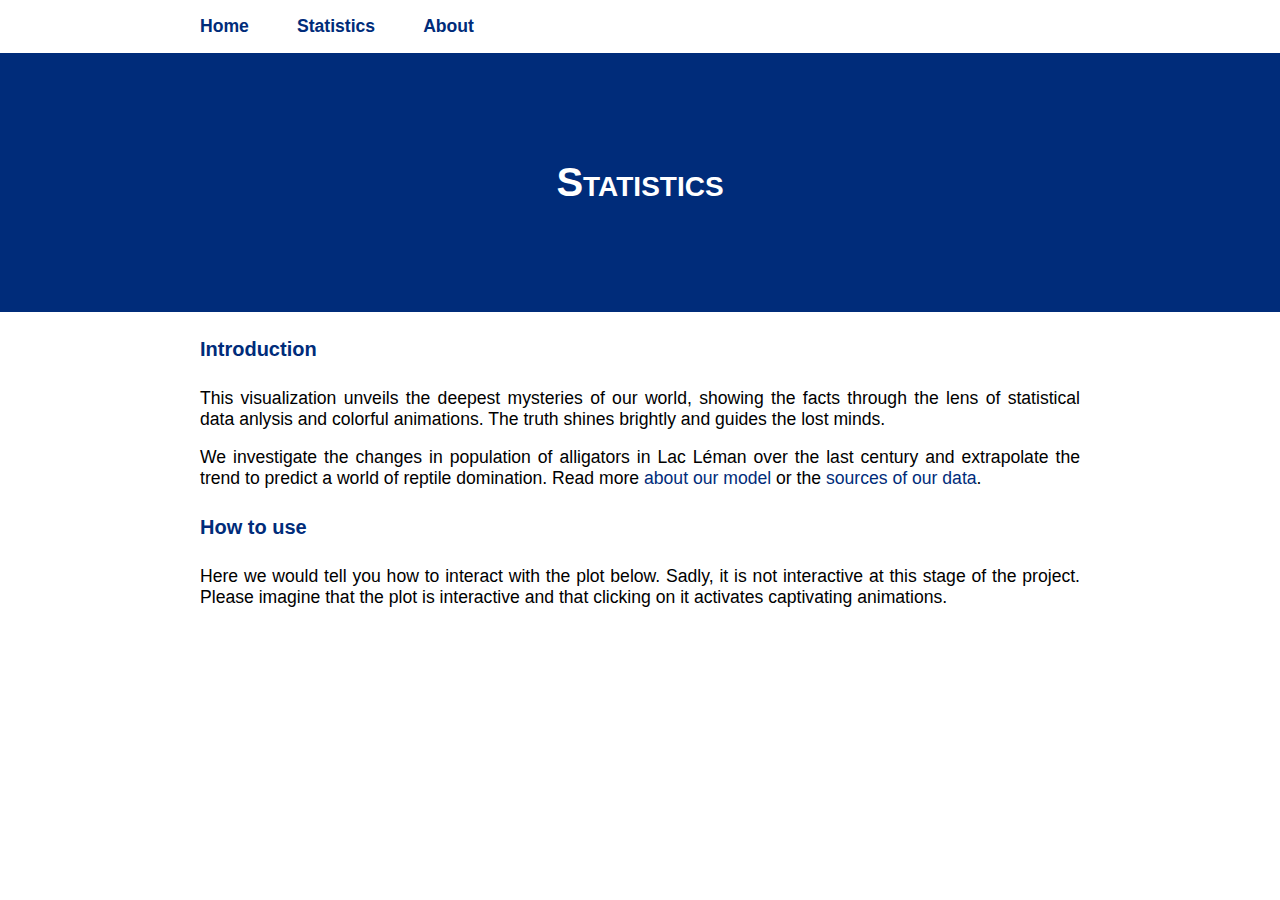
<file: statistics.html>
<!DOCTYPE html>
<html>
  <head>
    <meta charset="utf-8" />
    <meta http-equiv="content-type" content="text/html; charset=utf-8" />
    <meta name="viewport" content="width=device-width, initial-scale=1.0" />

    <title>Statistics</title>
    <meta name="description" content="Welcome to Data Visualization" />
    <meta name="author" content="K Lis" />

    <link rel="stylesheet" href="style.css" />
  </head>
  <body>
    <nav>
      <ul class="width-limited">
        <li><a href="home.html">Home</a></li>
        <li><a href="statistics.html">Statistics</a></li>
        <li><a href="about.html">About</a></li>
      </ul>
    </nav>

    <header class="title-row">
      <h1>Statistics</h1>
    </header>

    <main class="width-limited">
      <h4>Introduction</h4>
      <p>
        This visualization unveils the deepest mysteries of our world, showing
        the facts through the lens of statistical data anlysis and colorful
        animations. The truth shines brightly and guides the lost minds.
      </p>
      <p>
        We investigate the changes in population of alligators in Lac Léman over
        the last century and extrapolate the trend to predict a world of reptile
        domination. Read more <a href="description.html">about our model</a> or
        the <a href="data.html">sources of our data</a>.
      </p>

      <h4>How to use</h4>
      <p>
        Here we would tell you how to interact with the plot below. Sadly, it is
        not interactive at this stage of the project. Please imagine that the
        plot is interactive and that clicking on it activates captivating
        animations.
      </p>
    </main>
  </body>
</html>
</file>
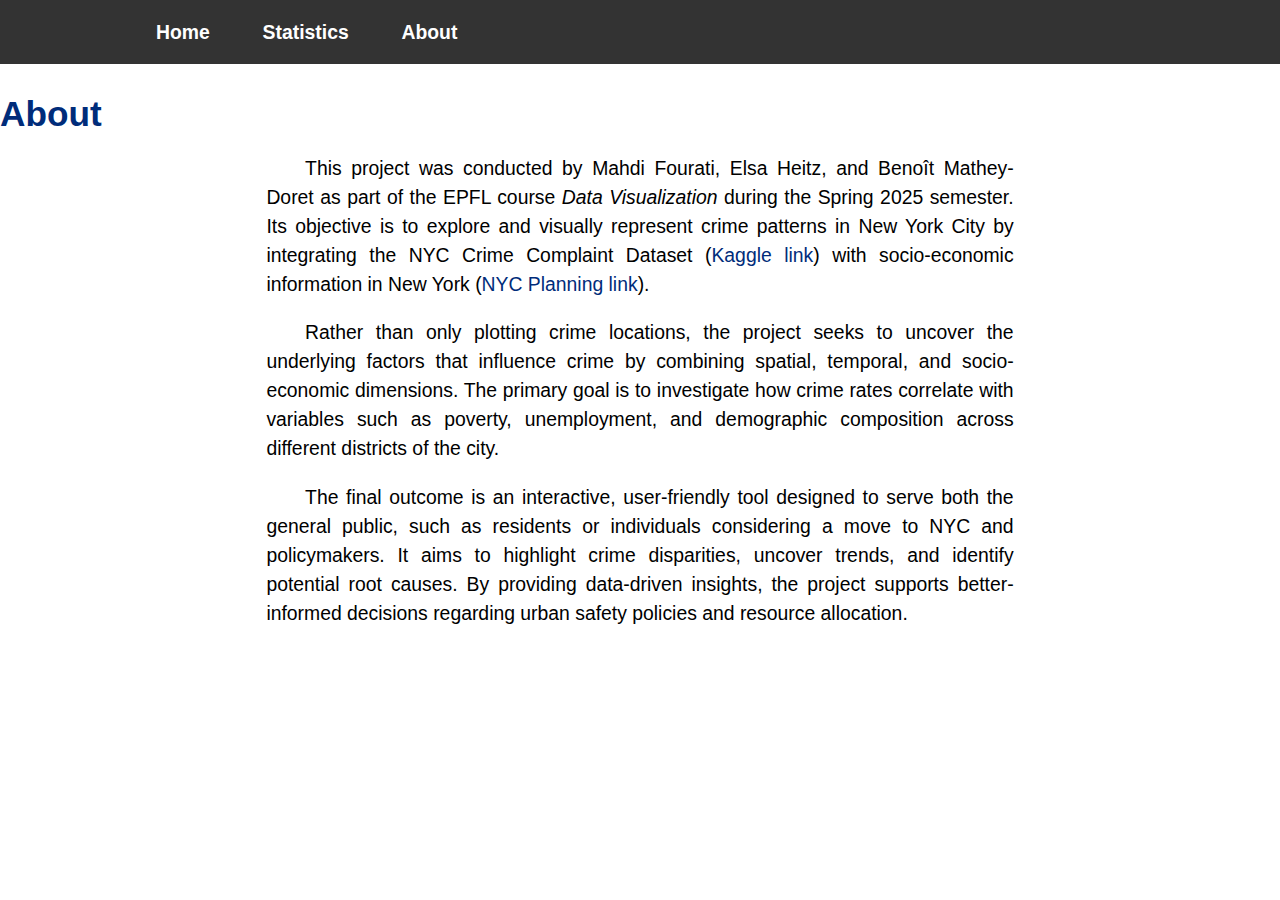
<file: html/about.html>
<!DOCTYPE html>
<html>
  <head>
    <meta charset="utf-8" />
    <meta http-equiv="content-type" content="about/html; charset=utf-8" />
    <meta name="viewport" content="width=device-width, initial-scale=1.0" />

    <title>NYC Crime Map</title>
    <meta name="description" content="about" />
    <meta name="author" content="BluePink" />

    <link rel="stylesheet" href="../styles/about.css" />
    <link rel="stylesheet" href="../styles/style.css" />
  </head>
  <body>
    <nav>
      <ul class="width-limited">
        <li><a href="../index.html">Home</a></li>
        <li><a href="statistics.html">Statistics</a></li>
        <li><a href="about.html">About</a></li>
      </ul>
    </nav>

    <header class="title-row">
      <h1>About</h1>
    </header>
    <div class="content-wrapper">
      <p>
        This project was conducted by Mahdi Fourati, Elsa Heitz, and Benoît
        Mathey-Doret as part of the EPFL course
        <em>Data Visualization</em> during the Spring 2025 semester. Its
        objective is to explore and visually represent crime patterns in New
        York City by integrating the NYC Crime Complaint Dataset (<a
          href="https://www.kaggle.com/datasets/aniket0712/nypd-complaint-data-historic?resource=download"
          >Kaggle link</a
        >) with socio-economic information in New York (<a
          href="https://www.nyc.gov/site/planning/data-maps/open-data/districts-download-metadata.page"
          >NYC Planning link</a
        >).
      </p>

      <p>
        Rather than only plotting crime locations, the project seeks to uncover
        the underlying factors that influence crime by combining spatial,
        temporal, and socio-economic dimensions. The primary goal is to
        investigate how crime rates correlate with variables such as poverty,
        unemployment, and demographic composition across different districts of
        the city.
      </p>

      <p>
        The final outcome is an interactive, user-friendly tool designed to
        serve both the general public, such as residents or individuals
        considering a move to NYC and policymakers. It aims to highlight crime
        disparities, uncover trends, and identify potential root causes. By
        providing data-driven insights, the project supports better-informed
        decisions regarding urban safety policies and resource allocation.
      </p>
    </div>
    
  </body>
</html>
</file>
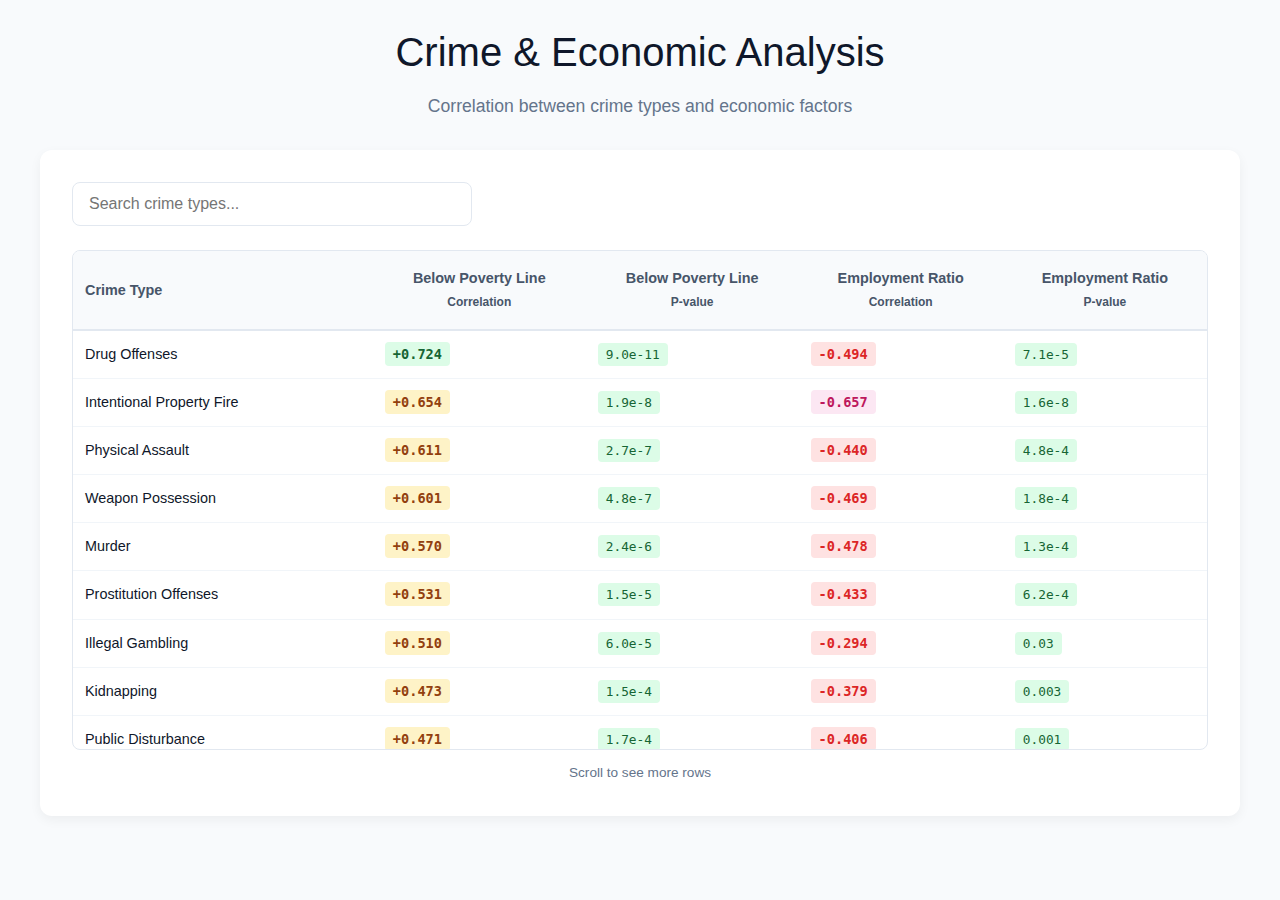
<file: html/crimes_correlation.html>
<!DOCTYPE html>
<html lang="en">
  <head>
    <meta charset="UTF-8" />
    <meta name="viewport" content="width=device-width, initial-scale=1.0" />
    <title>Crime & Economic Factors Analysis</title>
    <style>
      * {
        margin: 0;
        padding: 0;
        box-sizing: border-box;
      }

      body {
        font-family: -apple-system, BlinkMacSystemFont, "Segoe UI", Roboto,
          sans-serif;
        background: #f8fafc;
        color: #1e293b;
        line-height: 1.6;
        padding: 20px;
        min-height: 100vh;
      }

      .container {
        max-width: 1200px;
        margin: 0 auto;
        width: 100%;
      }

      .header {
        text-align: center;
        margin-bottom: 30px;
      }

      .header h1 {
        font-size: 2.5rem;
        font-weight: 300;
        color: #0f172a;
        margin-bottom: 8px;
      }

      .header p {
        font-size: 1.1rem;
        color: #64748b;
      }

      .table-container {
        background: white;
        border-radius: 12px;
        padding: 32px;
        box-shadow: 0 4px 12px rgba(0, 0, 0, 0.05);
        width: 100%;
      }

      .search-box {
        width: 100%;
        max-width: 400px;
        padding: 12px 16px;
        border: 1px solid #e2e8f0;
        border-radius: 8px;
        font-size: 1rem;
        margin-bottom: 24px;
        background: #fff;
      }

      .search-box:focus {
        outline: none;
        border-color: #3b82f6;
        box-shadow: 0 0 0 3px rgba(59, 130, 246, 0.1);
      }

      .table-wrapper {
        height: 500px;
        overflow-y: auto;
        border: 1px solid #e2e8f0;
        border-radius: 8px;
        position: relative;
      }

      .table-wrapper::-webkit-scrollbar {
        width: 8px;
      }

      .table-wrapper::-webkit-scrollbar-track {
        background: #f1f5f9;
        border-radius: 4px;
      }

      .table-wrapper::-webkit-scrollbar-thumb {
        background: #cbd5e1;
        border-radius: 4px;
      }

      .table-wrapper::-webkit-scrollbar-thumb:hover {
        background: #94a3b8;
      }

      table {
        width: 100%;
        border-collapse: collapse;
        font-size: 0.9rem;
      }

      th {
        background: #f8fafc;
        padding: 16px 12px;
        text-align: left;
        font-weight: 600;
        color: #475569;
        border-bottom: 2px solid #e2e8f0;
        position: sticky;
        top: 0;
        z-index: 10;
      }

      th.center {
        text-align: center;
      }

      td {
        padding: 12px;
        border-bottom: 1px solid #f1f5f9;
      }

      tr:hover {
        background: #f8fafc;
      }

      .crime-name {
        font-weight: 500;
        color: #0f172a;
      }

      .correlation-value {
        font-family: "SF Mono", Monaco, monospace;
        font-weight: 600;
        text-align: center;
        padding: 4px 8px;
        border-radius: 4px;
        font-size: 0.85rem;
      }

      .p-value {
        font-family: "SF Mono", Monaco, monospace;
        font-size: 0.8rem;
        text-align: center;
        padding: 4px 8px;
        border-radius: 4px;
      }

      .significant {
        background: #dcfce7;
        color: #166534;
      }

      .not-significant {
        color: #64748b;
      }

      .strong-pos {
        background: #dcfce7;
        color: #166534;
      }
      .moderate-pos {
        background: #fef3c7;
        color: #92400e;
      }
      .weak-pos {
        background: #dbeafe;
        color: #1e40af;
      }
      .weak-neg {
        background: #fee2e2;
        color: #dc2626;
      }
      .moderate-neg {
        background: #fce7f3;
        color: #be185d;
      }

      .hidden {
        display: none;
      }

      .scroll-indicator {
        text-align: center;
        color: #64748b;
        font-size: 0.85rem;
        margin-top: 12px;
        display: none;
      }

      .scroll-indicator.show {
        display: block;
      }

      @media (max-width: 768px) {
        body {
          padding: 10px;
        }
        
        .header h1 {
          font-size: 2rem;
        }

        .table-container {
          padding: 20px;
        }

        .table-wrapper {
          height: 400px;
        }

        table {
          font-size: 0.8rem;
        }

        th,
        td {
          padding: 8px 6px;
        }
      }
    </style>
  </head>
  <body>
    <div class="container">
      <header class="header">
        <h1>Crime & Economic Analysis</h1>
        <p>Correlation between crime types and economic factors</p>
      </header>

      <div class="table-container">
        <input
          type="text"
          class="search-box"
          id="searchInput"
          placeholder="Search crime types..."
        />

        <div class="table-wrapper" id="tableWrapper">
          <table>
            <thead>
              <tr>
                <th>Crime Type</th>
                <th class="center">
                  Below Poverty Line<br /><small>Correlation</small>
                </th>
                <th class="center">
                  Below Poverty Line<br /><small>P-value</small>
                </th>
                <th class="center">
                  Employment Ratio<br /><small>Correlation</small>
                </th>
                <th class="center">
                  Employment Ratio<br /><small>P-value</small>
                </th>
              </tr>
            </thead>
            <tbody id="correlationTable">
              <!-- Data populated by JavaScript -->
            </tbody>
          </table>
        </div>

        <div class="scroll-indicator" id="scrollIndicator">
          Scroll to see more rows
        </div>
      </div>
    </div>

    <script>
      const rawData = [
        {
          crime: "Drug Offenses",
          fpl_corr: 0.724223,
          fpl_p: 9.00763e-11,
          fpl_sig: true,
          emp_corr: -0.493715,
          emp_p: 7.079866e-5,
          emp_sig: true,
        },
        {
          crime: "Intentional Property Fire",
          fpl_corr: 0.654366,
          fpl_p: 1.898863e-8,
          fpl_sig: true,
          emp_corr: -0.657263,
          emp_p: 1.563877e-8,
          emp_sig: true,
        },
        {
          crime: "Physical Assault",
          fpl_corr: 0.61108,
          fpl_p: 2.74323e-7,
          fpl_sig: true,
          emp_corr: -0.440341,
          emp_p: 4.828289e-4,
          emp_sig: true,
        },
        {
          crime: "Weapon Possession",
          fpl_corr: 0.600946,
          fpl_p: 4.844139e-7,
          fpl_sig: true,
          emp_corr: -0.46941,
          emp_p: 1.764807e-4,
          emp_sig: true,
        },
        {
          crime: "Murder",
          fpl_corr: 0.570107,
          fpl_p: 2.436334e-6,
          fpl_sig: true,
          emp_corr: -0.477912,
          emp_p: 1.292133e-4,
          emp_sig: true,
        },
        {
          crime: "Prostitution Offenses",
          fpl_corr: 0.530647,
          fpl_p: 1.537558e-5,
          fpl_sig: true,
          emp_corr: -0.432785,
          emp_p: 6.182656e-4,
          emp_sig: true,
        },
        {
          crime: "Illegal Gambling",
          fpl_corr: 0.509599,
          fpl_p: 6.036147e-5,
          fpl_sig: true,
          emp_corr: -0.294142,
          emp_p: 2.777569e-2,
          emp_sig: true,
        },
        {
          crime: "Kidnapping",
          fpl_corr: 0.4734,
          fpl_p: 1.526193e-4,
          fpl_sig: true,
          emp_corr: -0.378868,
          emp_p: 3.085968e-3,
          emp_sig: true,
        },
        {
          crime: "Public Disturbance",
          fpl_corr: 0.470652,
          fpl_p: 1.687093e-4,
          fpl_sig: true,
          emp_corr: -0.405892,
          emp_p: 1.425119e-3,
          emp_sig: true,
        },
        {
          crime: "Rape",
          fpl_corr: 0.452455,
          fpl_p: 3.626865e-4,
          fpl_sig: true,
          emp_corr: -0.256781,
          emp_p: 5.168173e-2,
          emp_sig: false,
        },
        {
          crime: "Verbal or Physical Harassment",
          fpl_corr: 0.371527,
          fpl_p: 3.765455e-3,
          fpl_sig: true,
          emp_corr: -0.34415,
          emp_p: 7.608369e-3,
          emp_sig: true,
        },
        {
          crime: "Vandalism",
          fpl_corr: 0.353239,
          fpl_p: 6.063872e-3,
          fpl_sig: true,
          emp_corr: -0.346548,
          emp_p: 7.170868e-3,
          emp_sig: true,
        },
        {
          crime: "Breaking & Entering",
          fpl_corr: 0.350571,
          fpl_p: 6.485931e-3,
          fpl_sig: true,
          emp_corr: -0.105155,
          emp_p: 4.279934e-1,
          emp_sig: false,
        },
        {
          crime: "Negligent Homicide",
          fpl_corr: 0.304605,
          fpl_p: 1.899169e-2,
          fpl_sig: true,
          emp_corr: -0.28012,
          emp_p: 3.164788e-2,
          emp_sig: true,
        },
        {
          crime: "Stolen Property Possession",
          fpl_corr: 0.207446,
          fpl_p: 1.149036e-1,
          fpl_sig: false,
          emp_corr: 0.025236,
          emp_p: 8.495264e-1,
          emp_sig: false,
        },
        {
          crime: "Child Abuse/Endangerment",
          fpl_corr: 0.176867,
          fpl_p: 1.802231e-1,
          fpl_sig: false,
          emp_corr: -0.091237,
          emp_p: 4.919293e-1,
          emp_sig: false,
        },
        {
          crime: "Traffic Violations",
          fpl_corr: 0.143258,
          fpl_p: 2.790577e-1,
          fpl_sig: false,
          emp_corr: -0.163326,
          emp_p: 2.164554e-1,
          emp_sig: false,
        },
        {
          crime: "Minor Theft",
          fpl_corr: -0.105973,
          fpl_p: 4.243876e-1,
          fpl_sig: false,
          emp_corr: 0.352679,
          emp_p: 6.150497e-3,
          emp_sig: true,
        },
        {
          crime: "Fraud and Forgery",
          fpl_corr: -0.0234,
          fpl_p: 8.603594e-1,
          fpl_sig: false,
          emp_corr: 0.217028,
          emp_p: 9.871736e-2,
          emp_sig: false,
        },
        {
          crime: "Major Theft",
          fpl_corr: -0.220866,
          fpl_p: 9.275542e-2,
          fpl_sig: false,
          emp_corr: 0.44453,
          emp_p: 4.199294e-4,
          emp_sig: true,
        },
      ];

      function getCorrelationClass(correlation) {
        const abs = Math.abs(correlation);
        if (abs >= 0.7) return correlation > 0 ? "strong-pos" : "strong-neg";
        if (abs >= 0.5)
          return correlation > 0 ? "moderate-pos" : "moderate-neg";
        if (abs >= 0.3) return correlation > 0 ? "moderate-pos" : "weak-neg";
        return correlation > 0 ? "weak-pos" : "weak-neg";
      }

      function formatPValue(pValue) {
        if (pValue < 0.001) return pValue.toExponential(1);
        if (pValue < 0.01) return pValue.toFixed(3);
        return pValue.toFixed(2);
      }

      function checkScrollIndicator() {
        const wrapper = document.getElementById("tableWrapper");
        const indicator = document.getElementById("scrollIndicator");

        if (wrapper.scrollHeight > wrapper.clientHeight) {
          indicator.classList.add("show");
        } else {
          indicator.classList.remove("show");
        }
      }

      function renderTable(data = rawData) {
        const tbody = document.getElementById("correlationTable");
        tbody.innerHTML = "";

        // Sort by FPL correlation (strongest positive first)
        const sortedData = [...data].sort((a, b) => b.fpl_corr - a.fpl_corr);

        sortedData.forEach((item) => {
          const row = document.createElement("tr");
          row.innerHTML = `
                    <td class="crime-name">${item.crime}</td>
                    <td><span class="correlation-value ${getCorrelationClass(
                      item.fpl_corr
                    )}">${item.fpl_corr > 0 ? "+" : ""}${item.fpl_corr.toFixed(
            3
          )}</span></td>
                    <td><span class="p-value ${
                      item.fpl_sig ? "significant" : "not-significant"
                    }">${formatPValue(item.fpl_p)}</span></td>
                    <td><span class="correlation-value ${getCorrelationClass(
                      item.emp_corr
                    )}">${item.emp_corr > 0 ? "+" : ""}${item.emp_corr.toFixed(
            3
          )}</span></td>
                    <td><span class="p-value ${
                      item.emp_sig ? "significant" : "not-significant"
                    }">${formatPValue(item.emp_p)}</span></td>
                `;
          tbody.appendChild(row);
        });

        checkScrollIndicator();
      }

      document
        .getElementById("searchInput")
        .addEventListener("input", function (e) {
          const search = e.target.value.toLowerCase();
          const filtered = rawData.filter((item) =>
            item.crime.toLowerCase().includes(search)
          );
          renderTable(filtered);
        });

      // Hide scroll indicator when user starts scrolling
      document
        .getElementById("tableWrapper")
        .addEventListener("scroll", function () {
          const indicator = document.getElementById("scrollIndicator");
          if (this.scrollTop > 50) {
            indicator.classList.remove("show");
          }
        });

      renderTable();
    </script>
  </body>
</html>
</file>
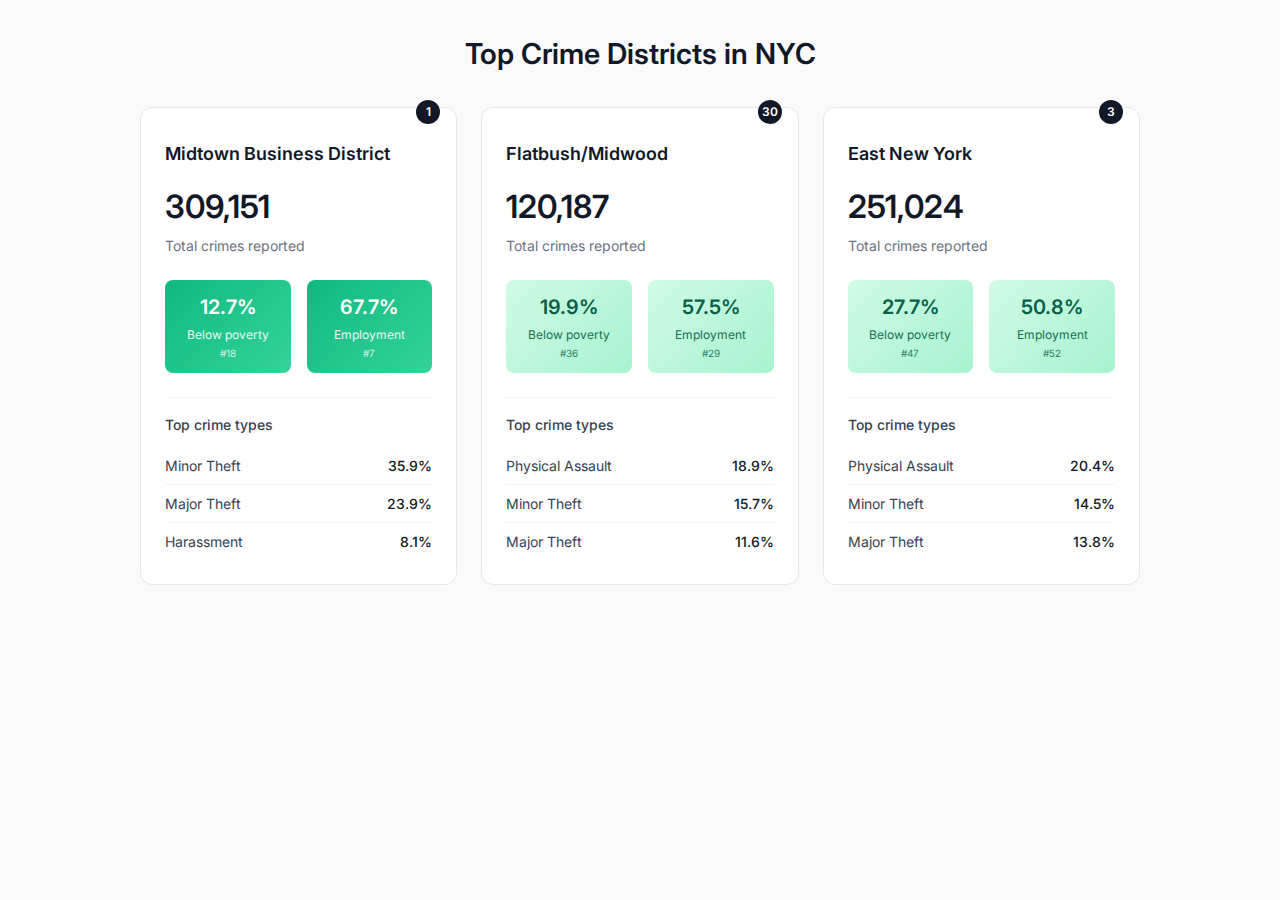
<file: html/rank_district.html>
<!DOCTYPE html>
<html lang="en">
<head>
    <meta charset="UTF-8">
    <meta name="viewport" content="width=device-width, initial-scale=1.0">
    <title>NYC Crime Districts</title>
    <link href="https://fonts.googleapis.com/css2?family=Inter:wght@400;500;600&display=swap" rel="stylesheet">
    <style>
        * {
            margin: 0;
            padding: 0;
            box-sizing: border-box;
        }

        body {
            font-family: 'Inter', -apple-system, BlinkMacSystemFont, sans-serif;
            background: #fafafa;
            color: #111827;
            line-height: 1.5;
            padding: 2rem 1rem;
        }

        .container {
            max-width: 1000px;
            margin: 0 auto;
        }

        .title {
            font-size: 1.8rem;
            font-weight: 600;
            color: #111827;
            margin-bottom: 2rem;
            text-align: center;
        }

        .cards {
            display: grid;
            grid-template-columns: repeat(auto-fit, minmax(100px, 5fr));
            gap: 1.5rem;
        }

        .card {
            background: white;
            border-radius: 12px;
            padding: 1.5rem;
            border: 1px solid #e5e7eb;
            transition: all 0.2s ease;
            position: relative;
        }

        .card:hover {
            transform: translateY(-2px);
            box-shadow: 0 10px 25px rgba(0,0,0,0.08);
        }

        .rank {
            position: absolute;
            top: -8px;
            right: 1rem;
            background: #111827;
            color: white;
            width: 24px;
            height: 24px;
            border-radius: 50%;
            display: flex;
            align-items: center;
            justify-content: center;
            font-size: 0.75rem;
            font-weight: 600;
        }

        .district-name {
            font-size: 1.125rem;
            font-weight: 600;
            color: #111827;
            margin-bottom: 1rem;
            margin-top: 0.5rem;
        }

        .main-stat {
            font-size: 2rem;
            font-weight: 600;
            color: #111827;
            margin-bottom: 0.25rem;
        }

        .main-label {
            font-size: 0.875rem;
            color: #6b7280;
            margin-bottom: 1.5rem;
        }

        .stats-row {
            display: grid;
            grid-template-columns: 1fr 1fr;
            gap: 1rem;
            margin-bottom: 1.5rem;
        }

        .stat {
            text-align: center;
            padding: 0.75rem;
            border-radius: 8px;
            position: relative;
        }

        /* Color classes for FPL (lower percentage = better = greener) */
        .fpl-excellent {
            background: linear-gradient(135deg, #10b981, #34d399);
            color: white;
        }

        .fpl-good {
            background: linear-gradient(135deg, #34d399, #6ee7b7);
            color: white;
        }

        .fpl-poor {
            background: linear-gradient(135deg, #d1fae5, #a7f3d0);
            color: #065f46;
        }

        /* Color classes for Employment (higher percentage = better = greener) */
        .employ-excellent {
            background: linear-gradient(135deg, #10b981, #34d399);
            color: white;
        }

        .employ-good {
            background: linear-gradient(135deg, #34d399, #6ee7b7);
            color: white;
        }

        .employ-poor {
            background: linear-gradient(135deg, #d1fae5, #a7f3d0);
            color: #065f46;
        }

        .stat-value {
            font-size: 1.25rem;
            font-weight: 600;
        }

        .stat-label {
            font-size: 0.75rem;
            margin-top: 0.25rem;
            opacity: 0.9;
        }

        .stat-rank {
            font-size: 0.625rem;
            margin-top: 0.125rem;
            opacity: 0.8;
        }

        .crimes-section {
            border-top: 1px solid #f3f4f6;
            padding-top: 1rem;
        }

        .crimes-title {
            font-size: 0.875rem;
            font-weight: 500;
            color: #374151;
            margin-bottom: 0.75rem;
        }

        .crime-item {
            display: flex;
            justify-content: space-between;
            align-items: center;
            padding: 0.5rem 0;
            font-size: 0.875rem;
        }

        .crime-item:not(:last-child) {
            border-bottom: 1px solid #f3f4f6;
        }

        .crime-type {
            color: #374151;
        }

        .crime-percent {
            font-weight: 500;
            color: #111827;
        }

        @media (max-width: 768px) {
            .cards {
                grid-template-columns: 1fr;
            }
            
            .title {
                font-size: 1.5rem;
            }
            
            .main-stat {
                font-size: 1.5rem;
            }
        }
    </style>
</head>
<body>
    <div class="container">
        <h1 class="title">Top Crime Districts in NYC</h1>
        
        <div class="cards">
            <!-- District 1 -->
            <div class="card">
                <div class="rank">1</div>
                <h2 class="district-name">Midtown Business District</h2>
                <div class="main-stat">309,151</div>
                <div class="main-label">Total crimes reported</div>
                
                <div class="stats-row">
                    <div class="stat fpl-excellent">
                        <div class="stat-value">12.7%</div>
                        <div class="stat-label">Below poverty</div>
                        <div class="stat-rank">#18</div>
                    </div>
                    <div class="stat employ-excellent">
                        <div class="stat-value">67.7%</div>
                        <div class="stat-label">Employment</div>
                        <div class="stat-rank">#7</div>
                    </div>
                </div>
                
                <div class="crimes-section">
                    <div class="crimes-title">Top crime types</div>
                    <div class="crime-item">
                        <span class="crime-type">Minor Theft</span>
                        <span class="crime-percent">35.9%</span>
                    </div>
                    <div class="crime-item">
                        <span class="crime-type">Major Theft</span>
                        <span class="crime-percent">23.9%</span>
                    </div>
                    <div class="crime-item">
                        <span class="crime-type">Harassment</span>
                        <span class="crime-percent">8.1%</span>
                    </div>
                </div>
            </div>

            <!-- District 2 -->
            <div class="card">
                <div class="rank">30</div>
                <h2 class="district-name">Flatbush/Midwood</h2>
                <div class="main-stat">120,187</div>
                <div class="main-label">Total crimes reported</div>
                
                <div class="stats-row">
                    <div class="stat fpl-poor">
                        <div class="stat-value">19.9%</div>
                        <div class="stat-label">Below poverty</div>
                        <div class="stat-rank">#36</div>
                    </div>
                    <div class="stat employ-poor">
                        <div class="stat-value">57.5%</div>
                        <div class="stat-label">Employment</div>
                        <div class="stat-rank">#29</div>
                    </div>
                </div>
                
                <div class="crimes-section">
                    <div class="crimes-title">Top crime types</div>
                    <div class="crime-item">
                        <span class="crime-type">Physical Assault</span>
                        <span class="crime-percent">18.9%</span>
                    </div>
                    <div class="crime-item">
                        <span class="crime-type">Minor Theft</span>
                        <span class="crime-percent">15.7%</span>
                    </div>
                    <div class="crime-item">
                        <span class="crime-type">Major Theft</span>
                        <span class="crime-percent">11.6%</span>
                    </div>
                </div>
            </div>

            <!-- District 3 -->
            <div class="card">
                <div class="rank">3</div>
                <h2 class="district-name">East New York</h2>
                <div class="main-stat">251,024</div>
                <div class="main-label">Total crimes reported</div>
                
                <div class="stats-row">
                    <div class="stat fpl-poor">
                        <div class="stat-value">27.7%</div>
                        <div class="stat-label">Below poverty</div>
                        <div class="stat-rank">#47</div>
                    </div>
                    <div class="stat employ-poor">
                        <div class="stat-value">50.8%</div>
                        <div class="stat-label">Employment</div>
                        <div class="stat-rank">#52</div>
                    </div>
                </div>
                
                <div class="crimes-section">
                    <div class="crimes-title">Top crime types</div>
                    <div class="crime-item">
                        <span class="crime-type">Physical Assault</span>
                        <span class="crime-percent">20.4%</span>
                    </div>
                    <div class="crime-item">
                        <span class="crime-type">Minor Theft</span>
                        <span class="crime-percent">14.5%</span>
                    </div>
                    <div class="crime-item">
                        <span class="crime-type">Major Theft</span>
                        <span class="crime-percent">13.8%</span>
                    </div>
                </div>
            </div>
        </div>
    </div>
</body>
</html>
</file>
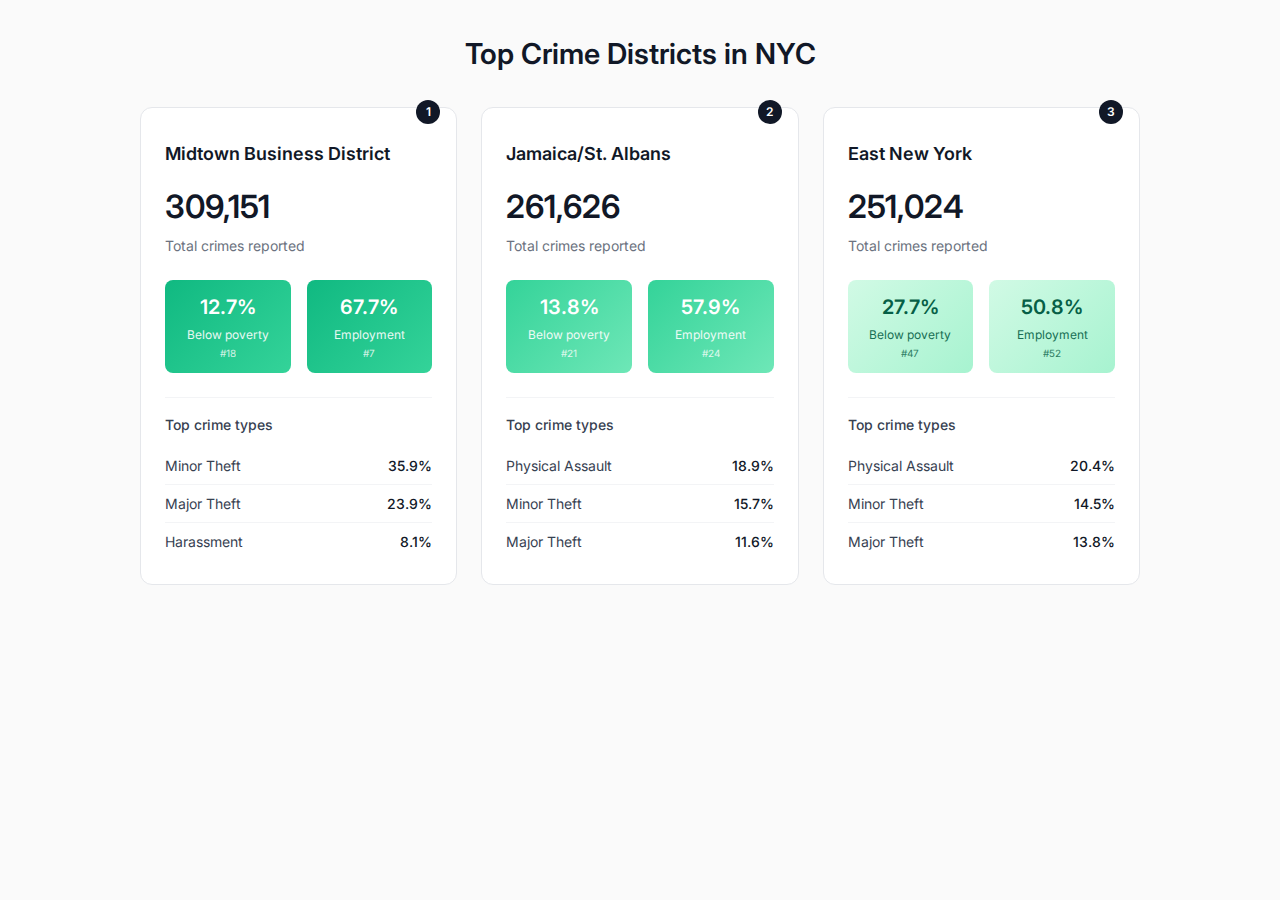
<file: html/rank_district_top3.html>
<!DOCTYPE html>
<html lang="en">
<head>
    <meta charset="UTF-8">
    <meta name="viewport" content="width=device-width, initial-scale=1.0">
    <title>NYC Crime Districts</title>
    <link href="https://fonts.googleapis.com/css2?family=Inter:wght@400;500;600&display=swap" rel="stylesheet">
    <style>
        * {
            margin: 0;
            padding: 0;
            box-sizing: border-box;
        }

        body {
            font-family: 'Inter', -apple-system, BlinkMacSystemFont, sans-serif;
            background: #fafafa;
            color: #111827;
            line-height: 1.5;
            padding: 2rem 1rem;
        }

        .container {
            max-width: 1000px;
            margin: 0 auto;
        }

        .title {
            font-size: 1.8rem;
            font-weight: 600;
            color: #111827;
            margin-bottom: 2rem;
            text-align: center;
        }

        .cards {
            display: grid;
            grid-template-columns: repeat(auto-fit, minmax(100px, 5fr));
            gap: 1.5rem;
        }

        .card {
            background: white;
            border-radius: 12px;
            padding: 1.5rem;
            border: 1px solid #e5e7eb;
            transition: all 0.2s ease;
            position: relative;
        }

        .card:hover {
            transform: translateY(-2px);
            box-shadow: 0 10px 25px rgba(0,0,0,0.08);
        }

        .rank {
            position: absolute;
            top: -8px;
            right: 1rem;
            background: #111827;
            color: white;
            width: 24px;
            height: 24px;
            border-radius: 50%;
            display: flex;
            align-items: center;
            justify-content: center;
            font-size: 0.75rem;
            font-weight: 600;
        }

        .district-name {
            font-size: 1.125rem;
            font-weight: 600;
            color: #111827;
            margin-bottom: 1rem;
            margin-top: 0.5rem;
        }

        .main-stat {
            font-size: 2rem;
            font-weight: 600;
            color: #111827;
            margin-bottom: 0.25rem;
        }

        .main-label {
            font-size: 0.875rem;
            color: #6b7280;
            margin-bottom: 1.5rem;
        }

        .stats-row {
            display: grid;
            grid-template-columns: 1fr 1fr;
            gap: 1rem;
            margin-bottom: 1.5rem;
        }

        .stat {
            text-align: center;
            padding: 0.75rem;
            border-radius: 8px;
            position: relative;
        }

        /* Color classes for FPL (lower percentage = better = greener) */
        .fpl-excellent {
            background: linear-gradient(135deg, #10b981, #34d399);
            color: white;
        }

        .fpl-good {
            background: linear-gradient(135deg, #34d399, #6ee7b7);
            color: white;
        }

        .fpl-poor {
            background: linear-gradient(135deg, #d1fae5, #a7f3d0);
            color: #065f46;
        }

        /* Color classes for Employment (higher percentage = better = greener) */
        .employ-excellent {
            background: linear-gradient(135deg, #10b981, #34d399);
            color: white;
        }

        .employ-good {
            background: linear-gradient(135deg, #34d399, #6ee7b7);
            color: white;
        }

        .employ-poor {
            background: linear-gradient(135deg, #d1fae5, #a7f3d0);
            color: #065f46;
        }

        .stat-value {
            font-size: 1.25rem;
            font-weight: 600;
        }

        .stat-label {
            font-size: 0.75rem;
            margin-top: 0.25rem;
            opacity: 0.9;
        }

        .stat-rank {
            font-size: 0.625rem;
            margin-top: 0.125rem;
            opacity: 0.8;
        }

        .crimes-section {
            border-top: 1px solid #f3f4f6;
            padding-top: 1rem;
        }

        .crimes-title {
            font-size: 0.875rem;
            font-weight: 500;
            color: #374151;
            margin-bottom: 0.75rem;
        }

        .crime-item {
            display: flex;
            justify-content: space-between;
            align-items: center;
            padding: 0.5rem 0;
            font-size: 0.875rem;
        }

        .crime-item:not(:last-child) {
            border-bottom: 1px solid #f3f4f6;
        }

        .crime-type {
            color: #374151;
        }

        .crime-percent {
            font-weight: 500;
            color: #111827;
        }

        @media (max-width: 768px) {
            .cards {
                grid-template-columns: 1fr;
            }
            
            .title {
                font-size: 1.5rem;
            }
            
            .main-stat {
                font-size: 1.5rem;
            }
        }
    </style>
</head>
<body>
    <div class="container">
        <h1 class="title">Top Crime Districts in NYC</h1>
        
        <div class="cards">
            <!-- District 1 -->
            <div class="card">
                <div class="rank">1</div>
                <h2 class="district-name">Midtown Business District</h2>
                <div class="main-stat">309,151</div>
                <div class="main-label">Total crimes reported</div>
                
                <div class="stats-row">
                    <div class="stat fpl-excellent">
                        <div class="stat-value">12.7%</div>
                        <div class="stat-label">Below poverty</div>
                        <div class="stat-rank">#18</div>
                    </div>
                    <div class="stat employ-excellent">
                        <div class="stat-value">67.7%</div>
                        <div class="stat-label">Employment</div>
                        <div class="stat-rank">#7</div>
                    </div>
                </div>
                
                <div class="crimes-section">
                    <div class="crimes-title">Top crime types</div>
                    <div class="crime-item">
                        <span class="crime-type">Minor Theft</span>
                        <span class="crime-percent">35.9%</span>
                    </div>
                    <div class="crime-item">
                        <span class="crime-type">Major Theft</span>
                        <span class="crime-percent">23.9%</span>
                    </div>
                    <div class="crime-item">
                        <span class="crime-type">Harassment</span>
                        <span class="crime-percent">8.1%</span>
                    </div>
                </div>
            </div>

            <!-- District 2 -->
            <div class="card">
                <div class="rank">2</div>
                <h2 class="district-name">Jamaica/St. Albans</h2>
                <div class="main-stat">261,626</div>
                <div class="main-label">Total crimes reported</div>
                
                <div class="stats-row">
                    <div class="stat fpl-good">
                        <div class="stat-value">13.8%</div>
                        <div class="stat-label">Below poverty</div>
                        <div class="stat-rank">#21</div>
                    </div>
                    <div class="stat employ-good">
                        <div class="stat-value">57.9%</div>
                        <div class="stat-label">Employment</div>
                        <div class="stat-rank">#24</div>
                    </div>
                </div>
                
                <div class="crimes-section">
                    <div class="crimes-title">Top crime types</div>
                    <div class="crime-item">
                        <span class="crime-type">Physical Assault</span>
                        <span class="crime-percent">18.9%</span>
                    </div>
                    <div class="crime-item">
                        <span class="crime-type">Minor Theft</span>
                        <span class="crime-percent">15.7%</span>
                    </div>
                    <div class="crime-item">
                        <span class="crime-type">Major Theft</span>
                        <span class="crime-percent">11.6%</span>
                    </div>
                </div>
            </div>

            <!-- District 3 -->
            <div class="card">
                <div class="rank">3</div>
                <h2 class="district-name">East New York</h2>
                <div class="main-stat">251,024</div>
                <div class="main-label">Total crimes reported</div>
                
                <div class="stats-row">
                    <div class="stat fpl-poor">
                        <div class="stat-value">27.7%</div>
                        <div class="stat-label">Below poverty</div>
                        <div class="stat-rank">#47</div>
                    </div>
                    <div class="stat employ-poor">
                        <div class="stat-value">50.8%</div>
                        <div class="stat-label">Employment</div>
                        <div class="stat-rank">#52</div>
                    </div>
                </div>
                
                <div class="crimes-section">
                    <div class="crimes-title">Top crime types</div>
                    <div class="crime-item">
                        <span class="crime-type">Physical Assault</span>
                        <span class="crime-percent">20.4%</span>
                    </div>
                    <div class="crime-item">
                        <span class="crime-type">Minor Theft</span>
                        <span class="crime-percent">14.5%</span>
                    </div>
                    <div class="crime-item">
                        <span class="crime-type">Major Theft</span>
                        <span class="crime-percent">13.8%</span>
                    </div>
                </div>
            </div>
        </div>
    </div>
</body>
</html>
</file>
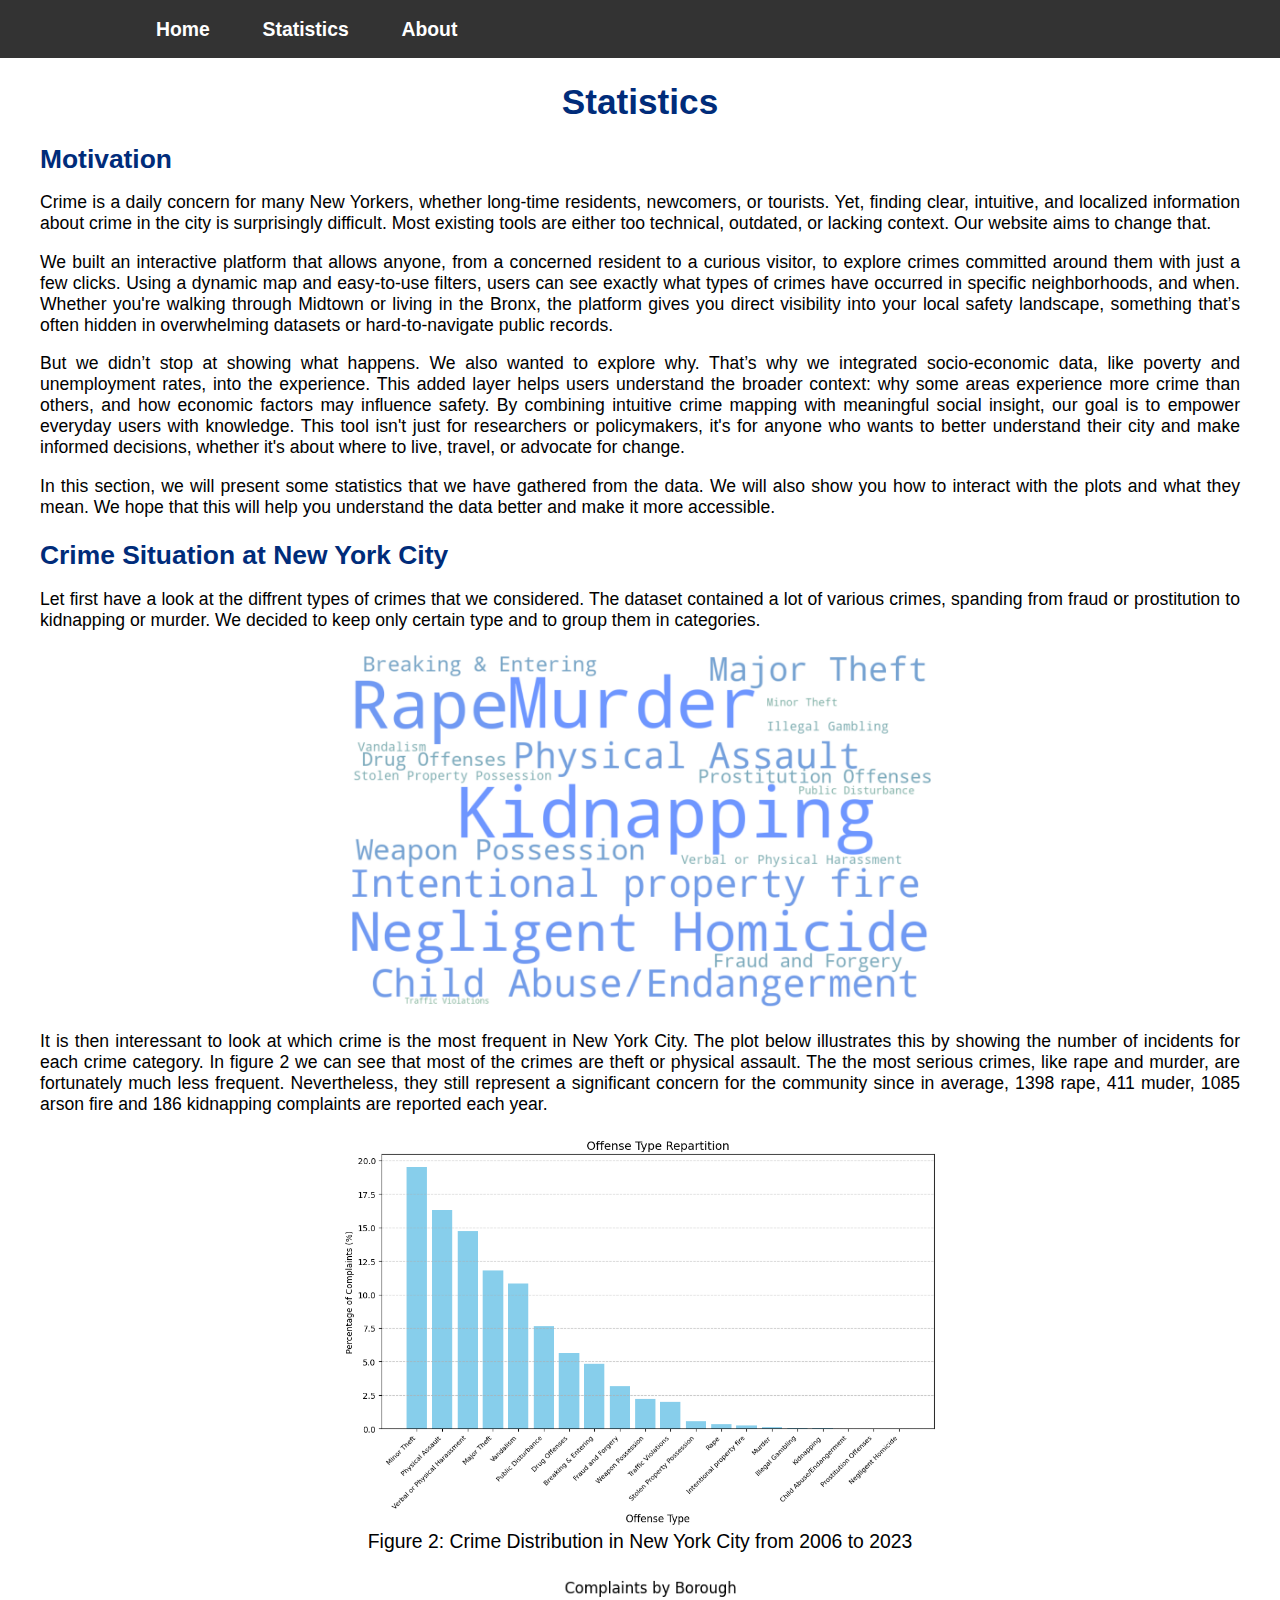
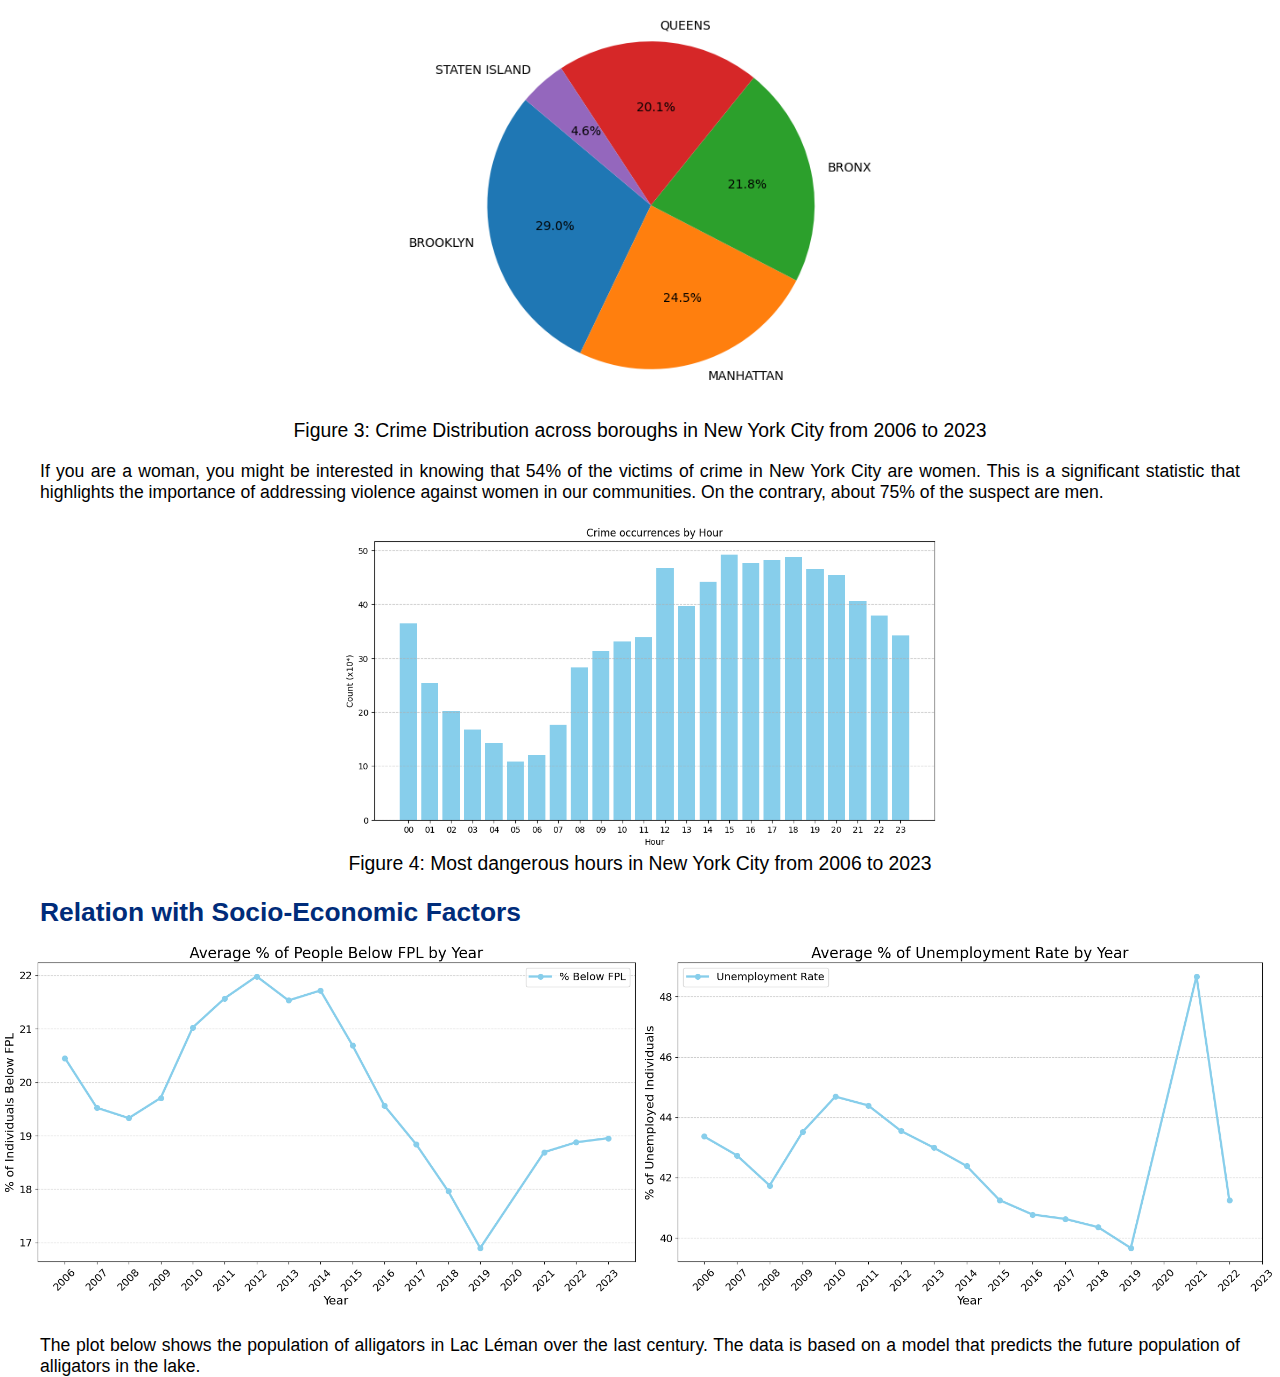
<file: html/statistics.html>
<!DOCTYPE html>
<html>
  <head>
    <meta charset="utf-8" />
    <meta http-equiv="content-type" content="statistics/html; charset=utf-8" />
    <meta name="viewport" content="width=device-width, initial-scale=1.0" />

    <title>NYC Crime Map</title>
    <meta name="description" content="stats" />
    <meta name="author" content="BluePink" />

    <link rel="stylesheet" href="../styles/text.css" />
    <link rel="stylesheet" href="../styles/style.css" />
  </head>
  <body>
    <nav>
      <ul class="width-limited">
        <li><a href="../index.html">Home</a></li>
        <li><a href="statistics.html">Statistics</a></li>
        <li><a href="about.html">About</a></li>
      </ul>
    </nav>

    <header class="title-row">
      <h1>Statistics</h1>
    </header>

    <main class="width-limited">
      <h2>Motivation</h2>
      <p>
        Crime is a daily concern for many New Yorkers, whether long-time
        residents, newcomers, or tourists. Yet, finding clear, intuitive, and
        localized information about crime in the city is surprisingly difficult.
        Most existing tools are either too technical, outdated, or lacking
        context. Our website aims to change that.
      </p>
      <p>
        We built an interactive platform that allows anyone, from a concerned
        resident to a curious visitor, to explore crimes committed around them
        with just a few clicks. Using a dynamic map and easy-to-use filters,
        users can see exactly what types of crimes have occurred in specific
        neighborhoods, and when. Whether you're walking through Midtown or
        living in the Bronx, the platform gives you direct visibility into your
        local safety landscape, something that’s often hidden in overwhelming
        datasets or hard-to-navigate public records.
      </p>
      <p>
        But we didn’t stop at showing what happens. We also wanted to explore
        why. That’s why we integrated socio-economic data, like poverty and
        unemployment rates, into the experience. This added layer helps users
        understand the broader context: why some areas experience more crime
        than others, and how economic factors may influence safety. By combining
        intuitive crime mapping with meaningful social insight, our goal is to
        empower everyday users with knowledge. This tool isn't just for
        researchers or policymakers, it's for anyone who wants to better
        understand their city and make informed decisions, whether it's about
        where to live, travel, or advocate for change.
      </p>
      <p>
        In this section, we will present some statistics that we have gathered
        from the data. We will also show you how to interact with the plots and
        what they mean. We hope that this will help you understand the data
        better and make it more accessible.
      </p>

      <h2>Crime Situation at New York City</h2>
      <p>
        Let first have a look at the diffrent types of crimes that we
        considered. The dataset contained a lot of various crimes, spanding from
        fraud or prostitution to kidnapping or murder. We decided to keep only
        certain type and to group them in categories.
      </p>
      <img
        src="../../images/crime_type.png"
        alt="Crime Types"
        style="display: block; margin: 0 auto; width: 50%"
      />
      <p>
        It is then interessant to look at which crime is the most frequent in
        New York City. The plot below illustrates this by showing the number of
        incidents for each crime category. In figure 2 we can see that most of
        the crimes are theft or physical assault. The the most serious crimes,
        like rape and murder, are fortunately much less frequent. Nevertheless,
        they still represent a significant concern for the community since in
        average, 1398 rape, 411 muder, 1085 arson fire and 186 kidnapping
        complaints are reported each year.
      </p>
      <figure style="text-align: center">
        <img
          src="../../images/crime_repartition.png"
          alt="Crime Types"
          style="display: block; margin: 0 auto; width: 50%"
        />
        <figcaption>
          Figure 2: Crime Distribution in New York City from 2006 to 2023
        </figcaption>
      </figure>

      <figure style="text-align: center">
        <img
          src="../../images/borought_rep.png"
          alt="Crime Types"
          style="display: block; margin: 0 auto; width: 40%"
        />
        <figcaption>
          Figure 3: Crime Distribution across boroughs in New York City from
          2006 to 2023
        </figcaption>
      </figure>

      <p>
        If you are a woman, you might be interested in knowing that 54% of the
        victims of crime in New York City are women. This is a significant
        statistic that highlights the importance of addressing violence against
        women in our communities. On the contrary, about 75% of the suspect are
        men.
      </p>
      <figure style="text-align: center">
        <img
          src="../../images/occurence_hours.png"
          alt="Crime Types"
          style="display: block; margin: 0 auto; width: 50%"
        />
        <figcaption>
          Figure 4: Most dangerous hours in New York City from 2006 to 2023
        </figcaption>
      </figure>

      <h2>Relation with Socio-Economic Factors</h2>
      <div style="display: flex; justify-content: space-between">
        <div>
          <img
            src="../../images/time_blow.png"
            alt="Plot 1"
            style="width: 100%"
          />
        </div>
        <div>
          <img
            src="../../images/time_unemployment.png"
            alt="Plot 2"
            style="width: 100%"
          />
        </div>
      </div>
      <p>
        The plot below shows the population of alligators in Lac Léman over the
        last century. The data is based on a model that predicts the future
        population of alligators in the lake.
      </p>
    </main>
  </body>
</html>
</file>
<file: style.css>
/*
new definissions---------------------------------------------------
*/
#map {
  height: calc(100vh - 60px);
}

#map-overlay {
  position: absolute;
  top: 70px;
  left: 50px;
  z-index: 1000; /* higher than Leaflet map tiles */
  text-align: center;
  padding: 20px;
  background-color: white;
}
/*
---------------------------------------------------
*/

* {
  box-sizing: border-box;
}

/*
Make the document fill the whole viewport, this overrides any weird defaults that browsers might have.
*/
html,
body,
figure {
  width: 100%;
  padding: 0;
  margin: 0;
  border: 0;
}

/* Default font and size */
body {
  font-family: sans-serif;
  font-size: 1.1rem;
}

/*
It is easier to read if the text is not too wide, so we limit the width.
We use the class selector ".", so this style will be applied to elements with class="width-limited"

The various units of measurement available in CSS:
	https://developer.mozilla.org/en-US/docs/Learn/CSS/Introduction_to_CSS/Values_and_units
*/
.width-limited {
  max-width: 55rem;

  /* Center horizontally: */
  margin-left: auto;
  margin-right: auto;
}

/* Links: apply our theme color and remove underline */
a {
  color: rgb(0, 44, 122);
  text-decoration: none;
}

/* Justify paragraphs */
p {
  text-align: justify;
}

/* Titles: set color and sizes */
h1,
h2,
h3,
h4,
h5,
h6 {
  color: rgb(0, 44, 122);
}
h1 {
  font-size: 2rem;
}
h2 {
  font-size: 1.75rem;
}
h3 {
  font-size: 1.75rem;
}
h4 {
  font-size: 1.25rem;
}

/* Top navigation bar */
nav {
  width: 100%;

  padding-top: 1rem;
  padding-bottom: 1rem;
}

/* Make the links in the navbar bold */
nav a {
  font-weight: bold;
}

/* Style of the list of links in the navbar */
nav ul {
  /* Clear defaults */
  margin: 0;
  padding: 0;

  /* Remove list bullet points */
  list-style-type: none;

  /*
	Flexbox is a modern mechanism for arranging elements
		https://css-tricks.com/snippets/css/a-guide-to-flexbox/
	This will arrange the elements in a row
	*/
  display: flex;
  flex-flow: row wrap;
  justify-content: flex-start;
}

/* Space between links */
nav li {
  margin-right: 3rem;
}

/* The box with a dark background and our site's title */
.title-row {
  width: 100%;

  /* Space above and below the title */
  padding-top: 5rem;
  padding-bottom: 5rem;

  background-color: rgb(0, 44, 122);

  /* Center the title using flexbox */
  display: flex;
  justify-content: center;
  align-items: center;
}

/* Style of the title inside the box */
.title-row h1 {
  font-size: 2.5rem;
  color: white;
  font-variant: small-caps;
}

.viz-row {
  width: 100%;
  /* Center the title using flexbox */
  display: flex;
  justify-content: center;
  align-items: center;

  padding-top: 2rem;
  padding-bottom: 2rem;

  background-color: rgb(50, 50, 50);
}

figure > * {
  width: 100%;
  height: auto;
}

footer {
  padding-bottom: 5rem;
}

button {
  display: block;

  margin: 0.75rem;
  margin-left: auto;
  margin-right: auto;
  padding: 0.75rem;

  border: 2px blue solid;
  border-radius: 1rem;

  background: rgb(150, 200, 255);

  font-weight: bold;
  font-size: 1.5rem;
}

textarea {
  width: 100%;
  height: 30rem;

  font-family: sans-serif;
  font-size: 1rem;
}

#plot-occurrences {
  height: 18rem;

  display: flex;
  flex-flow: row nowrap;
  justify-content: space-around;
  align-items: stretch;

  color: white;
  font-size: 1.3rem;
}

#plot-occurrences > div {
  display: flex;
  flex-flow: column nowrap;
  justify-content: flex-end;
  align-items: center;
}

#plot-occurrences .bar {
  width: 2rem;

  margin-bottom: 0.4rem;

  background: rgb(240, 50, 10);
}

.label-value {
  margin-top: 2rem;
  margin-bottom: 0.25rem;
  transform: rotate(90deg);

  font-size: 0.8rem;
}
</file>
<file: styles/about.css>
body {
  font-family: 'Poppins', sans-serif;
  font-size: 1.1rem;
  line-height: 1.5;
  margin: 0;
  padding: 0;
  min-height: 100vh;
  display: flex;
  flex-direction: column;
}

.about-title {
  font-size: 3rem;
  font-weight: 900;
  text-align: center;
  letter-spacing: 0.02em;
  text-transform: uppercase;
  margin: 1rem 0 1rem 0;
  color: rgb(42, 41, 41)
}

.content-wrapper {
  max-width: 800px;
  margin: 0 auto;
  padding: 0 1.5rem;
  text-align: justify;
}

.content-wrapper p {
  margin-bottom: 0.5em;
  text-indent: 2em;
}


.about-title {
  font-size: 2.5rem;
  text-align: center;
  margin-top: 4rem;
  margin-bottom: 1.5rem; 
}

.title-row {
  margin: 0;
  padding: 0;
}


.content-wrapper p:first-of-type {
  margin-top: 0;
}

.content-wrapper h1 {
  font-size: 3.5rem;
  color: rgb(61, 123, 184);
  margin-bottom: 0.75rem;
  text-align: center;
}
</file>
<file: styles/style.css>
/* ====================================================================
   🗺️ Map Styling
   ==================================================================== */

   #map {
    height: calc(100vh - 60px); /* Full height minus nav */
  }
  
  #map-overlay {
    position: absolute;
    top: 70px;
    left: 50px;
    width: 300px;
    max-width: 90vw;
    padding: 20px;
    background-color: white;
    box-shadow: 2px 2px 10px rgba(0, 0, 0, 0.1);
    z-index: 1000;
    text-align: left;
    word-wrap: break-word;
    overflow-wrap: break-word;
  }
  
  /* ====================================================================
     🧭 Navigation Bar
     ==================================================================== */
  
  nav {
    width: 100%;
    padding: 1rem 0;
    background-color: #333;
  }
  
  nav ul {
    margin: 0;
    padding: 0;
    display: flex;
    list-style-type: none;
    flex-flow: row wrap;
    justify-content: flex-start;
    max-width: 55rem;
    margin-left: auto;
    margin-right: auto;
  }
  
  nav li {
    margin-right: 3rem;
  }
  
  nav a {
    font-weight: bold;
    color: white;
    text-decoration: none;
  }
  
  /* ====================================================================
     🧊 Crime Filter Dropdown
     ==================================================================== */
  
  #crime-filter-container {
    display: none; /* shown when district is selected */
    margin-top: 1.5rem;
  }
  
  .container {
    position: relative;
    width: 100%;
    margin: 0;
  }
  
  .select-btn {
    display: flex;
    height: 50px;
    align-items: center;
    justify-content: space-between;
    padding: 0 16px;
    border-radius: 8px;
    cursor: pointer;
    background-color: #fff;
    box-shadow: 0 5px 10px rgba(0, 0, 0, 0.1);
  }
  
  .select-btn .btn-text {
    font-size: 17px;
    font-weight: 400;
    color: #333;
  }
  
  .select-btn .arrow-dwn {
    display: flex;
    height: 21px;
    width: 21px;
    color: #fff;
    font-size: 14px;
    border-radius: 50%;
    background: #6e93f7;
    align-items: center;
    justify-content: center;
    transition: 0.3s;
  }
  
  .select-btn.open .arrow-dwn {
    transform: rotate(-180deg);
  }
  
  .list-items {
    position: relative;
    margin-top: 15px;
    border-radius: 8px;
    padding: 16px;
    background-color: #fff;
    box-shadow: 0 5px 10px rgba(0, 0, 0, 0.1);
    display: none;
    max-height: 150px;       
    overflow-y: auto; 
  }
  
  .select-btn.open ~ .list-items {
    display: block;
  }
  
  .item {
    display: flex;
    align-items: center;
    list-style: none;
    height: 30px;
    cursor: pointer;
    transition: 0.3s;
    padding: 0 15px;
    border-radius: 8px;
  }
  
  .item:hover {
    background-color: #e7edfe;
  }
  
  .item .item-text {
    font-size: 14px;
    font-weight: 400;
    color: #333;
  }
  
  .item .checkbox {
    display: flex;
    align-items: center;
    justify-content: center;
    height: 14px;
    width: 14px;
    border-radius: 4px;
    margin-right: 12px;
    border: 1.5px solid #c0c0c0;
    transition: all 0.3s ease-in-out;
  }
  
  .item.checked .checkbox {
    background-color: #4070f4;
    border-color: #4070f4;
  }
  
  .checkbox .check-icon {
    color: #fff;
    font-size: 11px;
    transform: scale(0);
    transition: all 0.2s ease-in-out;
  }
  
  .item.checked .check-icon {
    transform: scale(1);
  }
  
  /* ====================================================================
     🌍 Global Defaults
     ==================================================================== */
  
  * {
    box-sizing: border-box;
  }
  
  html,
  body {
    width: 100%;
    padding: 0;
    margin: 0;
    border: 0;
    font-family: sans-serif;
    font-size: 1.1rem;
  }
  
  a {
    color: rgb(0, 44, 122);
    text-decoration: none;
  }
  
  p {
    text-align: justify;
  }
  
  h1 {
    font-size: 2rem;
    color: rgb(0, 44, 122);
    margin-bottom: 0.75rem;
  }
  
  footer {
    padding-bottom: 2rem;
  }
</file>
<file: styles/text.css>
/* ====================================================================
     🧭 Navigation Bar
     ==================================================================== */

nav {
  width: 100%;
  padding: 1rem 0;
  background-color: #333;
}

nav ul {
  margin: 0;
  padding: 0;
  display: flex;
  list-style-type: none;
  flex-flow: row wrap;
  justify-content: flex-start;
  max-width: 55rem;
  margin-left: auto;
  margin-right: auto;
}

nav li {
  margin-right: 3rem;
}

nav a {
  font-weight: bold;
  color: white;
  text-decoration: none;
}

/* ====================================================================
     🌍 Global Defaults
     ==================================================================== */

* {
  box-sizing: border-box;
}

html,
body {
  width: 100%;
  padding: 0;
  margin: 0;
  border: 0;
  font-family: sans-serif;
  font-size: 1.1rem;
  height: 100vh; /* Make sure body takes full viewport */
}

a {
  color: rgb(0, 44, 122);
  text-decoration: none;
}

p {
  margin-left: 40px;
  margin-right: 40px;
  text-align: justify;
  font-size: 1rem;
}

h1 {
  font-size: 1.8rem;
  color: rgb(0, 44, 122);
  margin-bottom: 0.75rem;
  text-align: center;
}
h2 {
  margin-left: 40px;
  margin-right: 40px;
  font-size: 1.5rem;
  color: rgb(0, 44, 122);
  margin-bottom: 0.75rem;
}

footer {
  padding-bottom: 2rem;
}
</file>
